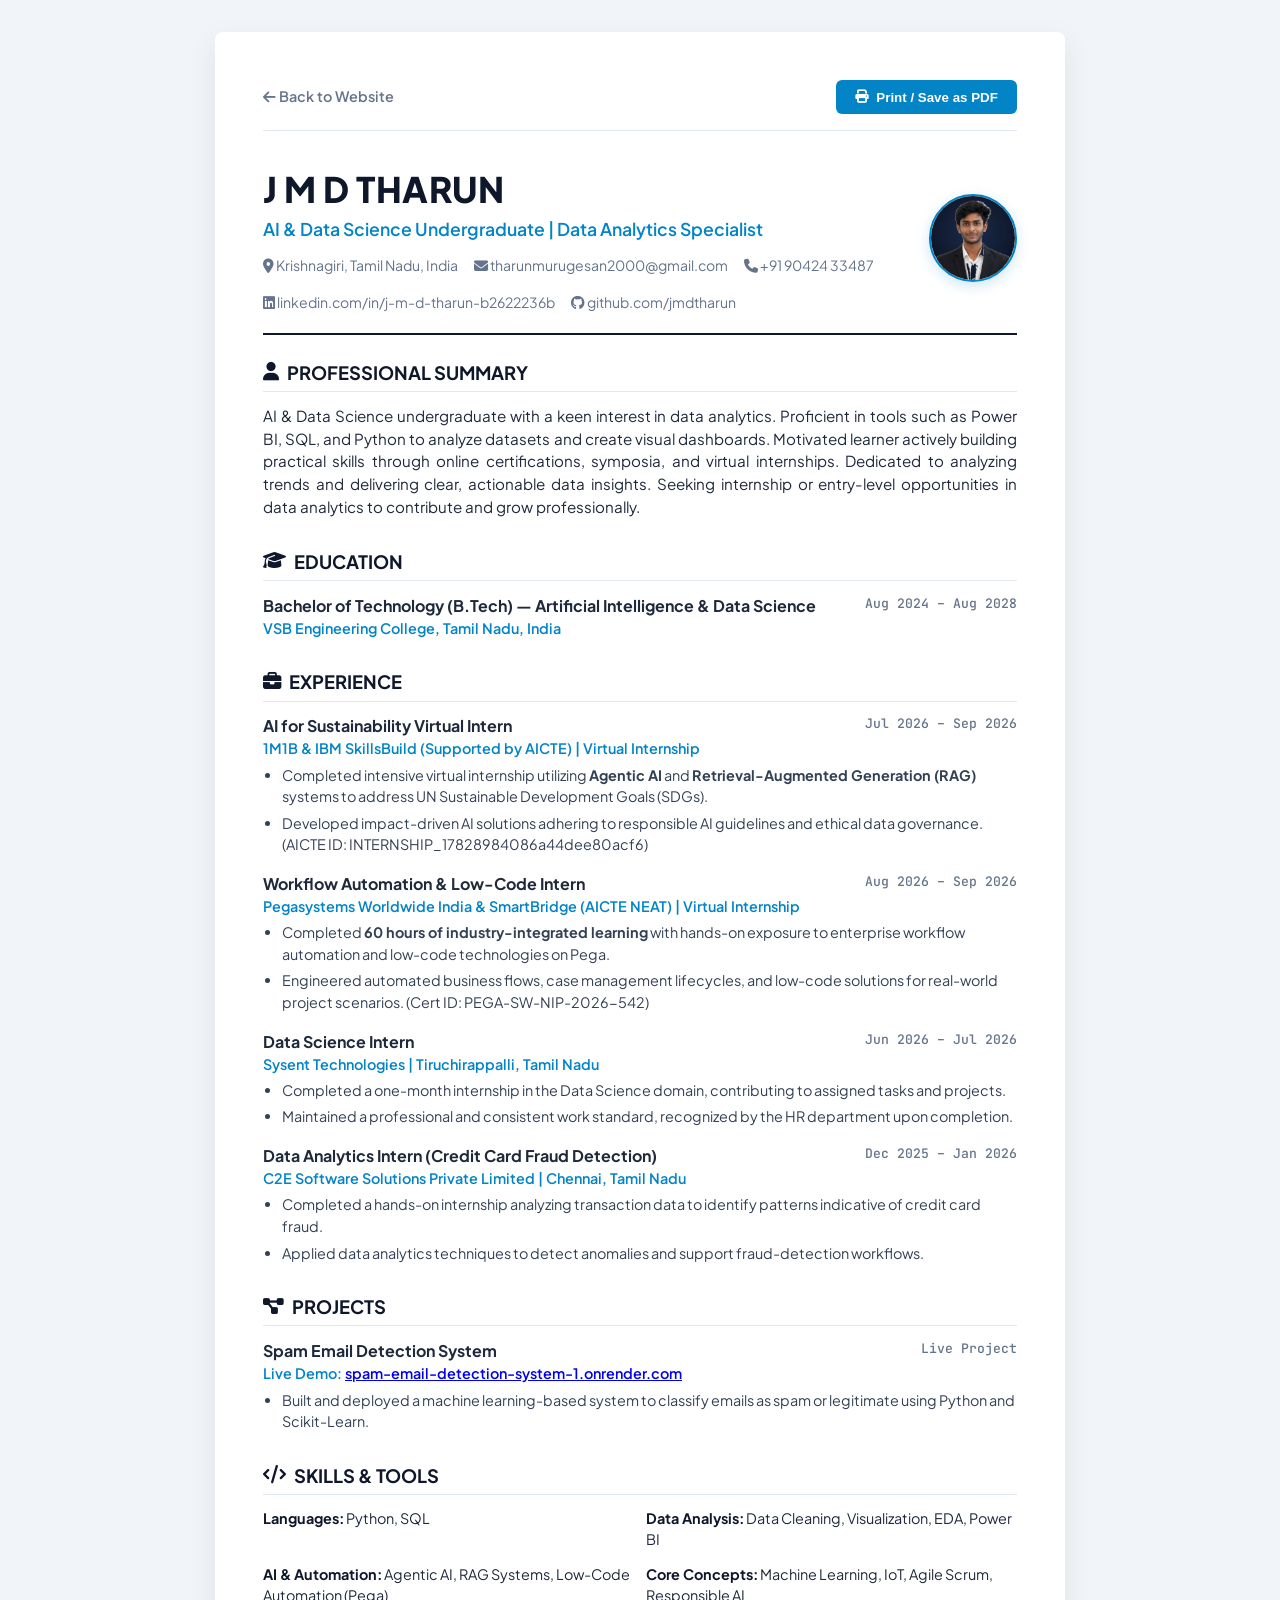
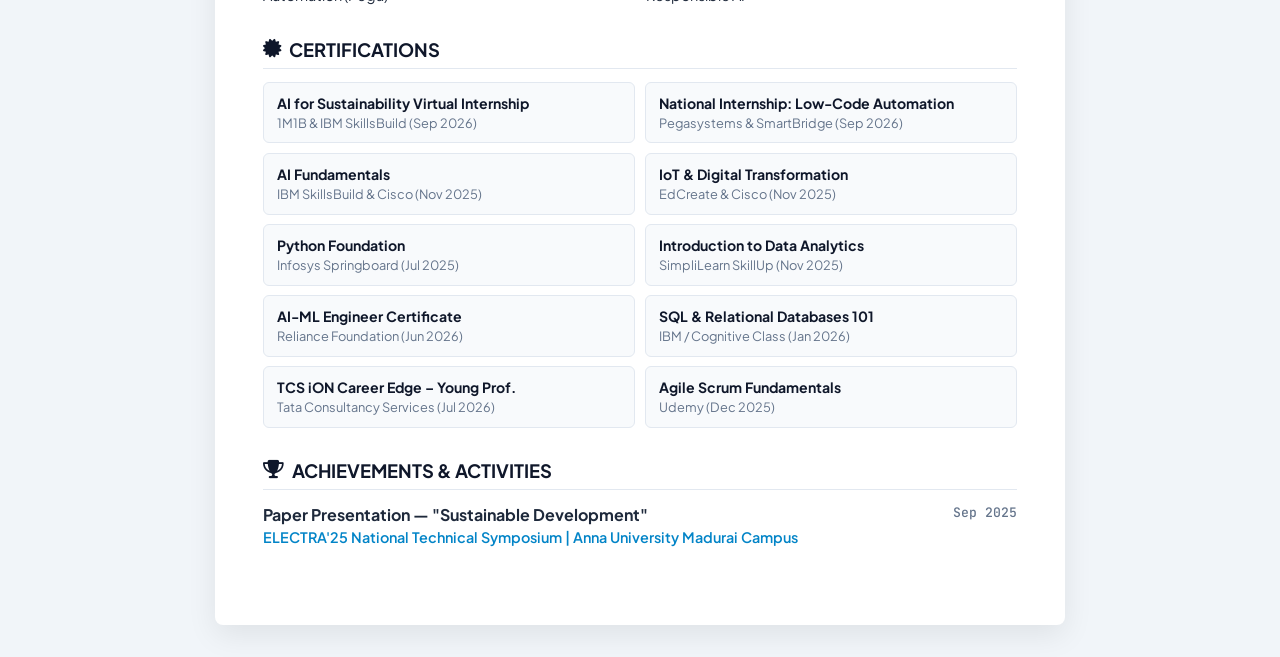
<file: resume.html>
<!DOCTYPE html>
<html lang="en">
<head>
    <meta charset="UTF-8">
    <meta name="viewport" content="width=device-width, initial-scale=1.0">
    <title>J M D Tharun | Resume</title>
    <link href="https://fonts.googleapis.com/css2?family=Plus+Jakarta+Sans:wght@300;400;500;600;700;800&family=JetBrains+Mono:wght@400;500;600&display=swap" rel="stylesheet">
    <link rel="stylesheet" href="https://cdnjs.cloudflare.com/ajax/libs/font-awesome/6.5.1/css/all.min.css">
    <style>
        :root {
            --primary: #0f172a;
            --accent: #0284c7;
            --text-dark: #1e293b;
            --text-muted: #64748b;
            --border: #e2e8f0;
        }

        *, *::before, *::after {
            box-sizing: border-box;
            margin: 0;
            padding: 0;
        }

        body {
            font-family: 'Plus Jakarta Sans', sans-serif;
            background: #f1f5f9;
            color: var(--text-dark);
            line-height: 1.5;
            padding: 2rem 1rem;
        }

        .resume-container {
            max-width: 850px;
            margin: 0 auto;
            background: #ffffff;
            padding: 3rem;
            border-radius: 8px;
            box-shadow: 0 10px 30px rgba(0, 0, 0, 0.08);
        }

        .header-actions {
            display: flex;
            justify-content: space-between;
            align-items: center;
            margin-bottom: 2rem;
            padding-bottom: 1rem;
            border-bottom: 1px solid var(--border);
        }

        .btn-print {
            background: var(--accent);
            color: #fff;
            border: none;
            padding: 0.6rem 1.2rem;
            border-radius: 6px;
            font-weight: 600;
            cursor: pointer;
            display: inline-flex;
            align-items: center;
            gap: 0.5rem;
        }

        .btn-print:hover {
            background: #0369a1;
        }

        .back-link {
            color: var(--text-muted);
            text-decoration: none;
            font-weight: 600;
            font-size: 0.9rem;
        }

        .back-link:hover {
            color: var(--accent);
        }

        .resume-header {
            display: flex;
            align-items: center;
            justify-content: space-between;
            gap: 1.5rem;
            border-bottom: 2px solid var(--primary);
            padding-bottom: 1.2rem;
            margin-bottom: 1.5rem;
        }

        .resume-header-text {
            flex-grow: 1;
        }

        .resume-avatar {
            width: 88px;
            height: 88px;
            border-radius: 50%;
            object-fit: cover;
            object-position: center 15%;
            border: 2px solid var(--accent);
            box-shadow: 0 4px 14px rgba(2, 132, 199, 0.2);
            flex-shrink: 0;
        }

        .name {
            font-size: 2.2rem;
            font-weight: 800;
            color: var(--primary);
            text-transform: uppercase;
            letter-spacing: 0.5px;
        }

        .title {
            font-size: 1.1rem;
            font-weight: 600;
            color: var(--accent);
            margin-bottom: 0.8rem;
        }

        .contact-info {
            display: flex;
            flex-wrap: wrap;
            gap: 1rem;
            font-size: 0.88rem;
            color: var(--text-muted);
        }

        .contact-info a {
            color: inherit;
            text-decoration: none;
        }

        .contact-info a:hover {
            color: var(--accent);
        }

        .section {
            margin-bottom: 1.8rem;
        }

        .section-title {
            font-size: 1.15rem;
            font-weight: 700;
            color: var(--primary);
            text-transform: uppercase;
            border-bottom: 1px solid var(--border);
            padding-bottom: 0.3rem;
            margin-bottom: 0.8rem;
            display: flex;
            align-items: center;
            gap: 0.5rem;
        }

        .summary {
            font-size: 0.95rem;
            color: var(--text-dark);
            text-align: justify;
        }

        .item {
            margin-bottom: 1rem;
        }

        .item-header {
            display: flex;
            justify-content: space-between;
            font-weight: 700;
            font-size: 1rem;
        }

        .item-sub {
            font-size: 0.9rem;
            color: var(--accent);
            font-weight: 600;
            margin-bottom: 0.3rem;
        }

        .item-date {
            font-family: 'JetBrains Mono', monospace;
            font-size: 0.82rem;
            color: var(--text-muted);
            font-weight: 500;
        }

        .item-list {
            padding-left: 1.2rem;
            font-size: 0.9rem;
            color: #334155;
        }

        .item-list li {
            margin-bottom: 0.3rem;
        }

        .skills-grid {
            display: grid;
            grid-template-columns: 1fr 1fr;
            gap: 0.8rem;
            font-size: 0.9rem;
        }

        .skill-group strong {
            color: var(--primary);
        }

        .cert-list {
            display: grid;
            grid-template-columns: 1fr 1fr;
            gap: 0.6rem;
            font-size: 0.88rem;
        }

        .cert-item {
            background: #f8fafc;
            padding: 0.6rem 0.8rem;
            border-radius: 6px;
            border: 1px solid var(--border);
        }

        .cert-title {
            font-weight: 700;
            color: var(--primary);
        }

        .cert-issuer {
            font-size: 0.8rem;
            color: var(--text-muted);
        }

        /* Mobile Responsiveness */
        @media (max-width: 640px) {
            body {
                padding: 1rem 0.5rem;
            }

            .resume-container {
                padding: 1.25rem 1rem;
                border-radius: 6px;
            }

            .header-actions {
                flex-direction: column;
                gap: 0.8rem;
                align-items: stretch;
                margin-bottom: 1.2rem;
            }

            .back-link {
                text-align: center;
                padding: 0.4rem;
            }

            .btn-print {
                justify-content: center;
                width: 100%;
            }

            .name {
                font-size: 1.6rem;
            }

            .title {
                font-size: 0.95rem;
            }

            .contact-info {
                flex-direction: column;
                gap: 0.4rem;
                font-size: 0.82rem;
            }

            .item-header {
                flex-direction: column;
                gap: 0.2rem;
                font-size: 0.95rem;
            }

            .skills-grid {
                grid-template-columns: 1fr;
                gap: 0.5rem;
            }

            .cert-list {
                grid-template-columns: 1fr;
                gap: 0.5rem;
            }
        }

        @media print {
            body {
                background: none;
                padding: 0;
            }
            .header-actions {
                display: none;
            }
            .resume-container {
                box-shadow: none;
                padding: 0;
                max-width: 100%;
            }
        }
    </style>
</head>
<body>

    <div class="resume-container">
        <div class="header-actions">
            <a href="index.html" class="back-link"><i class="fa-solid fa-arrow-left"></i> Back to Website</a>
            <button onclick="window.print()" class="btn-print"><i class="fa-solid fa-print"></i> Print / Save as PDF</button>
        </div>

        <header class="resume-header">
            <div class="resume-header-text">
                <h1 class="name">J M D Tharun</h1>
                <div class="title">AI & Data Science Undergraduate | Data Analytics Specialist</div>
                <div class="contact-info">
                    <span><i class="fa-solid fa-location-dot"></i> Krishnagiri, Tamil Nadu, India</span>
                    <span><i class="fa-solid fa-envelope"></i> <a href="mailto:tharunmurugesan2000@gmail.com">tharunmurugesan2000@gmail.com</a></span>
                    <span><i class="fa-solid fa-phone"></i> +91 90424 33487</span>
                    <span><i class="fa-brands fa-linkedin"></i> <a href="https://linkedin.com/in/j-m-d-tharun-b2622236b" target="_blank">linkedin.com/in/j-m-d-tharun-b2622236b</a></span>
                    <span><i class="fa-brands fa-github"></i> <a href="https://github.com/jmdtharun" target="_blank">github.com/jmdtharun</a></span>
                </div>
            </div>
            <img src="assets/images/profile-portrait.png" alt="J M D Tharun - AI & Data Science" class="resume-avatar">
        </header>

        <section class="section">
            <h2 class="section-title"><i class="fa-solid fa-user"></i> Professional Summary</h2>
            <p class="summary">
                AI & Data Science undergraduate with a keen interest in data analytics. Proficient in tools such as Power BI, SQL, and Python to analyze datasets and create visual dashboards. Motivated learner actively building practical skills through online certifications, symposia, and virtual internships. Dedicated to analyzing trends and delivering clear, actionable data insights. Seeking internship or entry-level opportunities in data analytics to contribute and grow professionally.
            </p>
        </section>

        <section class="section">
            <h2 class="section-title"><i class="fa-solid fa-graduation-cap"></i> Education</h2>
            <div class="item">
                <div class="item-header">
                    <span>Bachelor of Technology (B.Tech) — Artificial Intelligence & Data Science</span>
                    <span class="item-date">Aug 2024 – Aug 2028</span>
                </div>
                <div class="item-sub">VSB Engineering College, Tamil Nadu, India</div>
            </div>
        </section>

        <section class="section">
            <h2 class="section-title"><i class="fa-solid fa-briefcase"></i> Experience</h2>
            
            <div class="item">
                <div class="item-header">
                    <span>AI for Sustainability Virtual Intern</span>
                    <span class="item-date">Jul 2026 – Sep 2026</span>
                </div>
                <div class="item-sub">1M1B &amp; IBM SkillsBuild (Supported by AICTE) | Virtual Internship</div>
                <ul class="item-list">
                    <li>Completed intensive virtual internship utilizing <strong>Agentic AI</strong> and <strong>Retrieval-Augmented Generation (RAG)</strong> systems to address UN Sustainable Development Goals (SDGs).</li>
                    <li>Developed impact-driven AI solutions adhering to responsible AI guidelines and ethical data governance. (AICTE ID: INTERNSHIP_17828984086a44dee80acf6)</li>
                </ul>
            </div>

            <div class="item">
                <div class="item-header">
                    <span>Workflow Automation &amp; Low-Code Intern</span>
                    <span class="item-date">Aug 2026 – Sep 2026</span>
                </div>
                <div class="item-sub">Pegasystems Worldwide India &amp; SmartBridge (AICTE NEAT) | Virtual Internship</div>
                <ul class="item-list">
                    <li>Completed <strong>60 hours of industry-integrated learning</strong> with hands-on exposure to enterprise workflow automation and low-code technologies on Pega.</li>
                    <li>Engineered automated business flows, case management lifecycles, and low-code solutions for real-world project scenarios. (Cert ID: PEGA-SW-NIP-2026-542)</li>
                </ul>
            </div>

            <div class="item">
                <div class="item-header">
                    <span>Data Science Intern</span>
                    <span class="item-date">Jun 2026 – Jul 2026</span>
                </div>
                <div class="item-sub">Sysent Technologies | Tiruchirappalli, Tamil Nadu</div>
                <ul class="item-list">
                    <li>Completed a one-month internship in the Data Science domain, contributing to assigned tasks and projects.</li>
                    <li>Maintained a professional and consistent work standard, recognized by the HR department upon completion.</li>
                </ul>
            </div>

            <div class="item">
                <div class="item-header">
                    <span>Data Analytics Intern (Credit Card Fraud Detection)</span>
                    <span class="item-date">Dec 2025 – Jan 2026</span>
                </div>
                <div class="item-sub">C2E Software Solutions Private Limited | Chennai, Tamil Nadu</div>
                <ul class="item-list">
                    <li>Completed a hands-on internship analyzing transaction data to identify patterns indicative of credit card fraud.</li>
                    <li>Applied data analytics techniques to detect anomalies and support fraud-detection workflows.</li>
                </ul>
            </div>
        </section>

        <section class="section">
            <h2 class="section-title"><i class="fa-solid fa-diagram-project"></i> Projects</h2>
            <div class="item">
                <div class="item-header">
                    <span>Spam Email Detection System</span>
                    <span class="item-date">Live Project</span>
                </div>
                <div class="item-sub">Live Demo: <a href="https://spam-email-detection-system-1.onrender.com" target="_blank">spam-email-detection-system-1.onrender.com</a></div>
                <ul class="item-list">
                    <li>Built and deployed a machine learning-based system to classify emails as spam or legitimate using Python and Scikit-Learn.</li>
                </ul>
            </div>
        </section>

        <section class="section">
            <h2 class="section-title"><i class="fa-solid fa-code"></i> Skills & Tools</h2>
            <div class="skills-grid">
                <div class="skill-group"><strong>Languages:</strong> Python, SQL</div>
                <div class="skill-group"><strong>Data Analysis:</strong> Data Cleaning, Visualization, EDA, Power BI</div>
                <div class="skill-group"><strong>AI &amp; Automation:</strong> Agentic AI, RAG Systems, Low-Code Automation (Pega)</div>
                <div class="skill-group"><strong>Core Concepts:</strong> Machine Learning, IoT, Agile Scrum, Responsible AI</div>
            </div>
        </section>

        <section class="section">
            <h2 class="section-title"><i class="fa-solid fa-certificate"></i> Certifications</h2>
            <div class="cert-list">
                <div class="cert-item">
                    <div class="cert-title">AI for Sustainability Virtual Internship</div>
                    <div class="cert-issuer">1M1B &amp; IBM SkillsBuild (Sep 2026)</div>
                </div>
                <div class="cert-item">
                    <div class="cert-title">National Internship: Low-Code Automation</div>
                    <div class="cert-issuer">Pegasystems &amp; SmartBridge (Sep 2026)</div>
                </div>
                <div class="cert-item">
                    <div class="cert-title">AI Fundamentals</div>
                    <div class="cert-issuer">IBM SkillsBuild & Cisco (Nov 2025)</div>
                </div>
                <div class="cert-item">
                    <div class="cert-title">IoT & Digital Transformation</div>
                    <div class="cert-issuer">EdCreate & Cisco (Nov 2025)</div>
                </div>
                <div class="cert-item">
                    <div class="cert-title">Python Foundation</div>
                    <div class="cert-issuer">Infosys Springboard (Jul 2025)</div>
                </div>
                <div class="cert-item">
                    <div class="cert-title">Introduction to Data Analytics</div>
                    <div class="cert-issuer">SimpliLearn SkillUp (Nov 2025)</div>
                </div>
                <div class="cert-item">
                    <div class="cert-title">AI-ML Engineer Certificate</div>
                    <div class="cert-issuer">Reliance Foundation (Jun 2026)</div>
                </div>
                <div class="cert-item">
                    <div class="cert-title">SQL & Relational Databases 101</div>
                    <div class="cert-issuer">IBM / Cognitive Class (Jan 2026)</div>
                </div>
                <div class="cert-item">
                    <div class="cert-title">TCS iON Career Edge – Young Prof.</div>
                    <div class="cert-issuer">Tata Consultancy Services (Jul 2026)</div>
                </div>
                <div class="cert-item">
                    <div class="cert-title">Agile Scrum Fundamentals</div>
                    <div class="cert-issuer">Udemy (Dec 2025)</div>
                </div>
            </div>
        </section>

        <section class="section">
            <h2 class="section-title"><i class="fa-solid fa-trophy"></i> Achievements & Activities</h2>
            <div class="item">
                <div class="item-header">
                    <span>Paper Presentation — "Sustainable Development"</span>
                    <span class="item-date">Sep 2025</span>
                </div>
                <div class="item-sub">ELECTRA'25 National Technical Symposium | Anna University Madurai Campus</div>
            </div>
        </section>
    </div>

</body>
</html>
</file>
